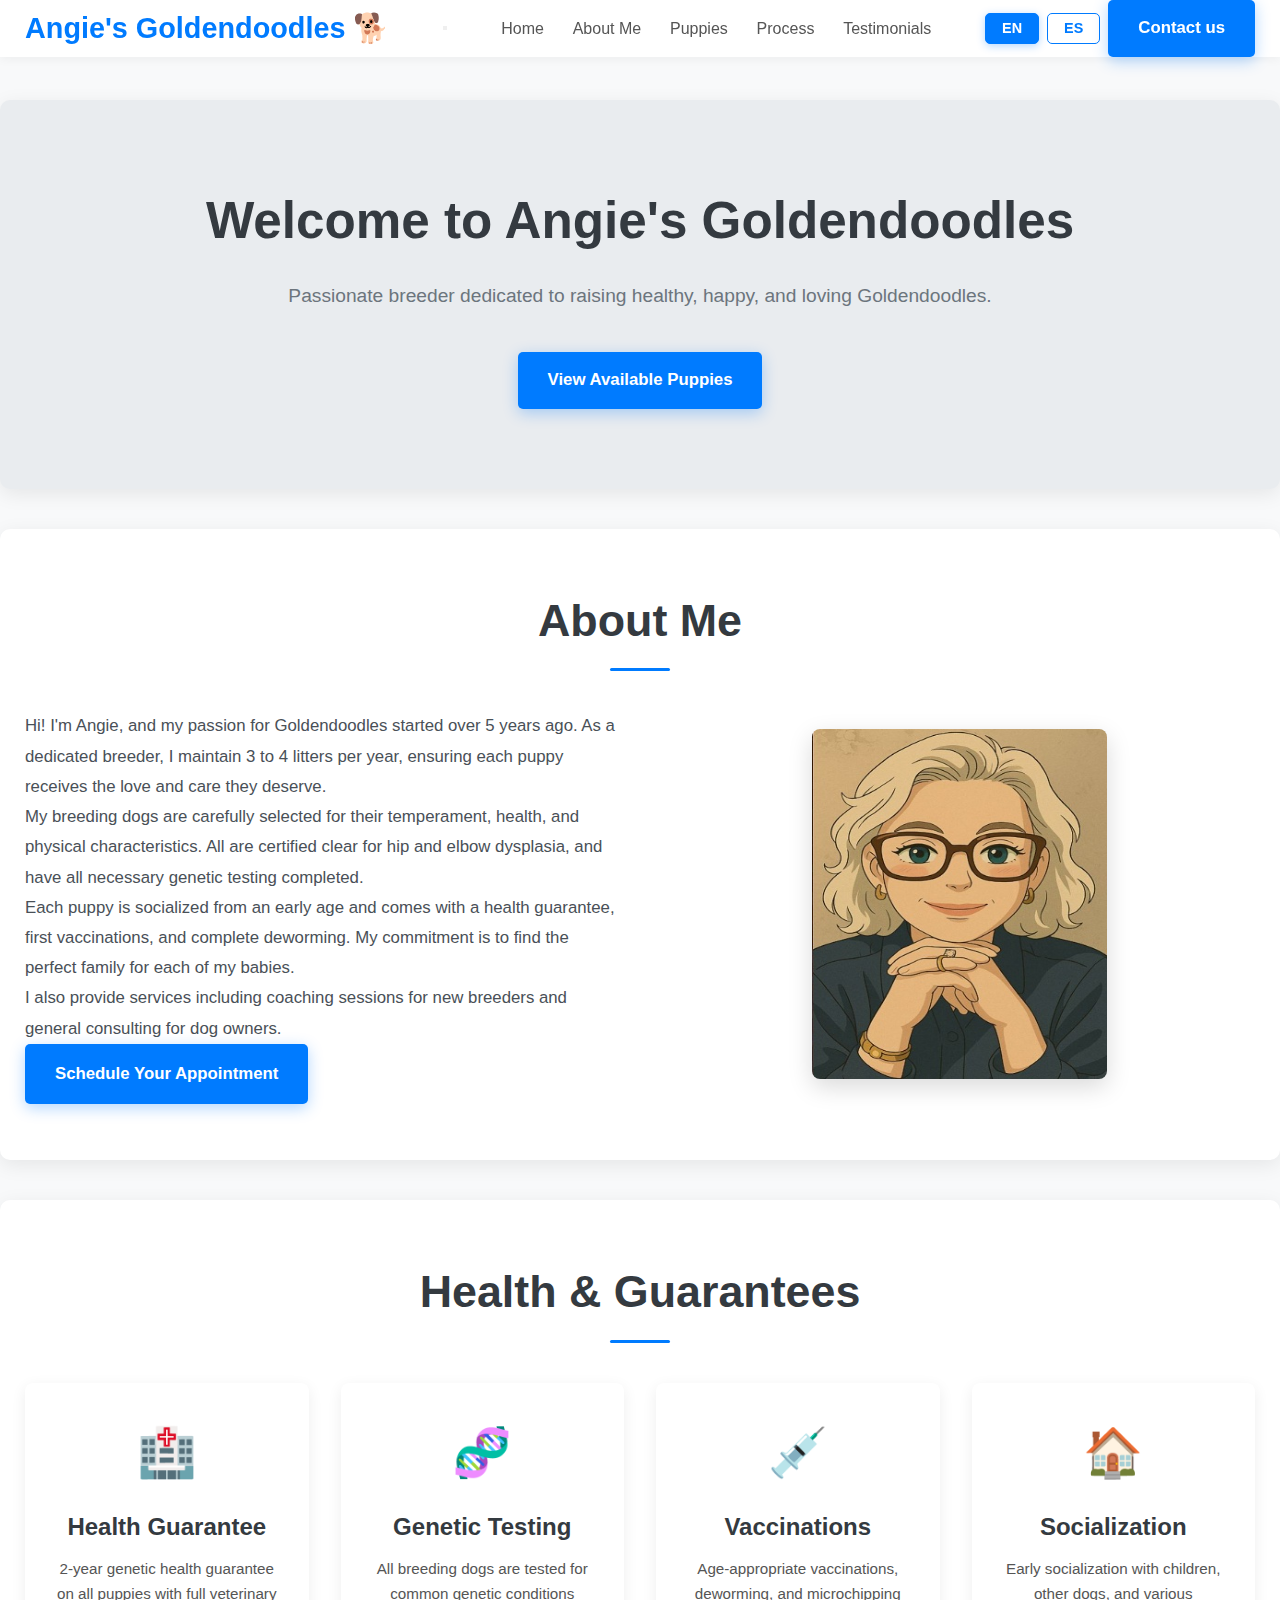
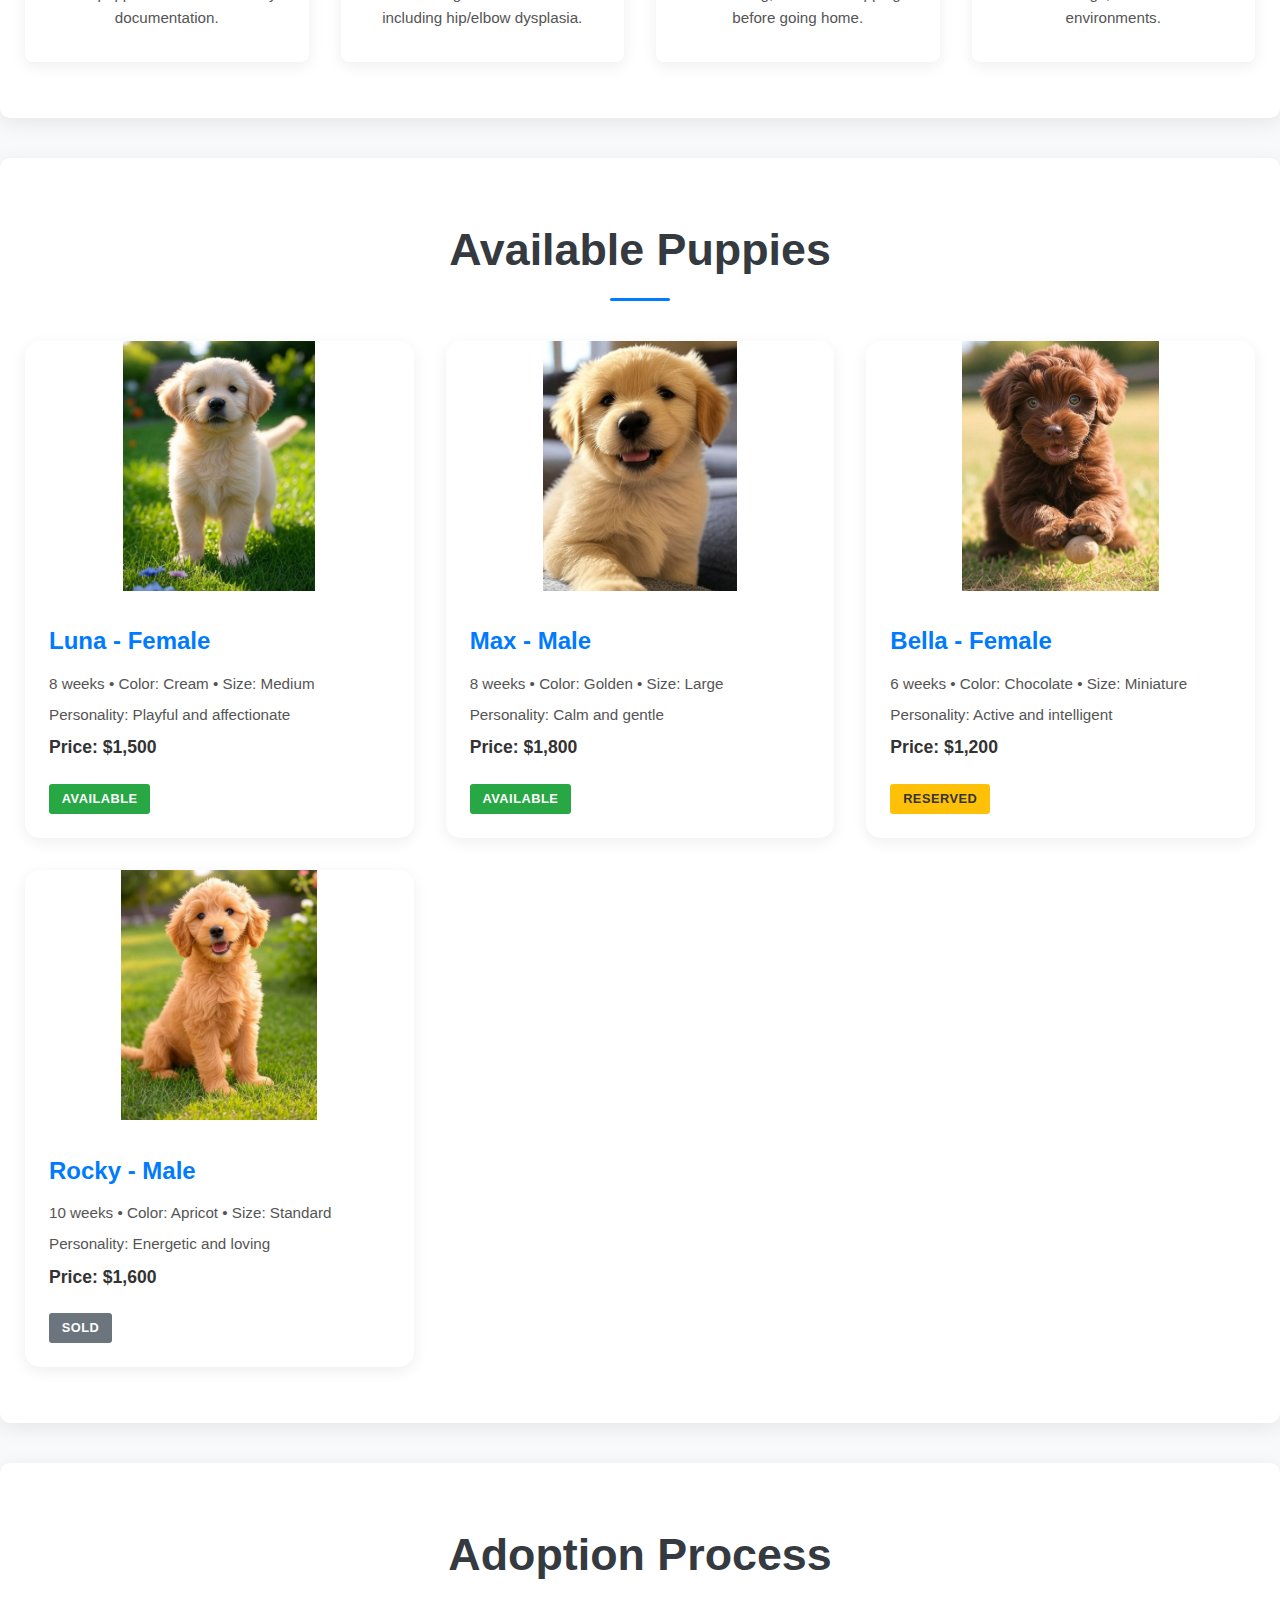
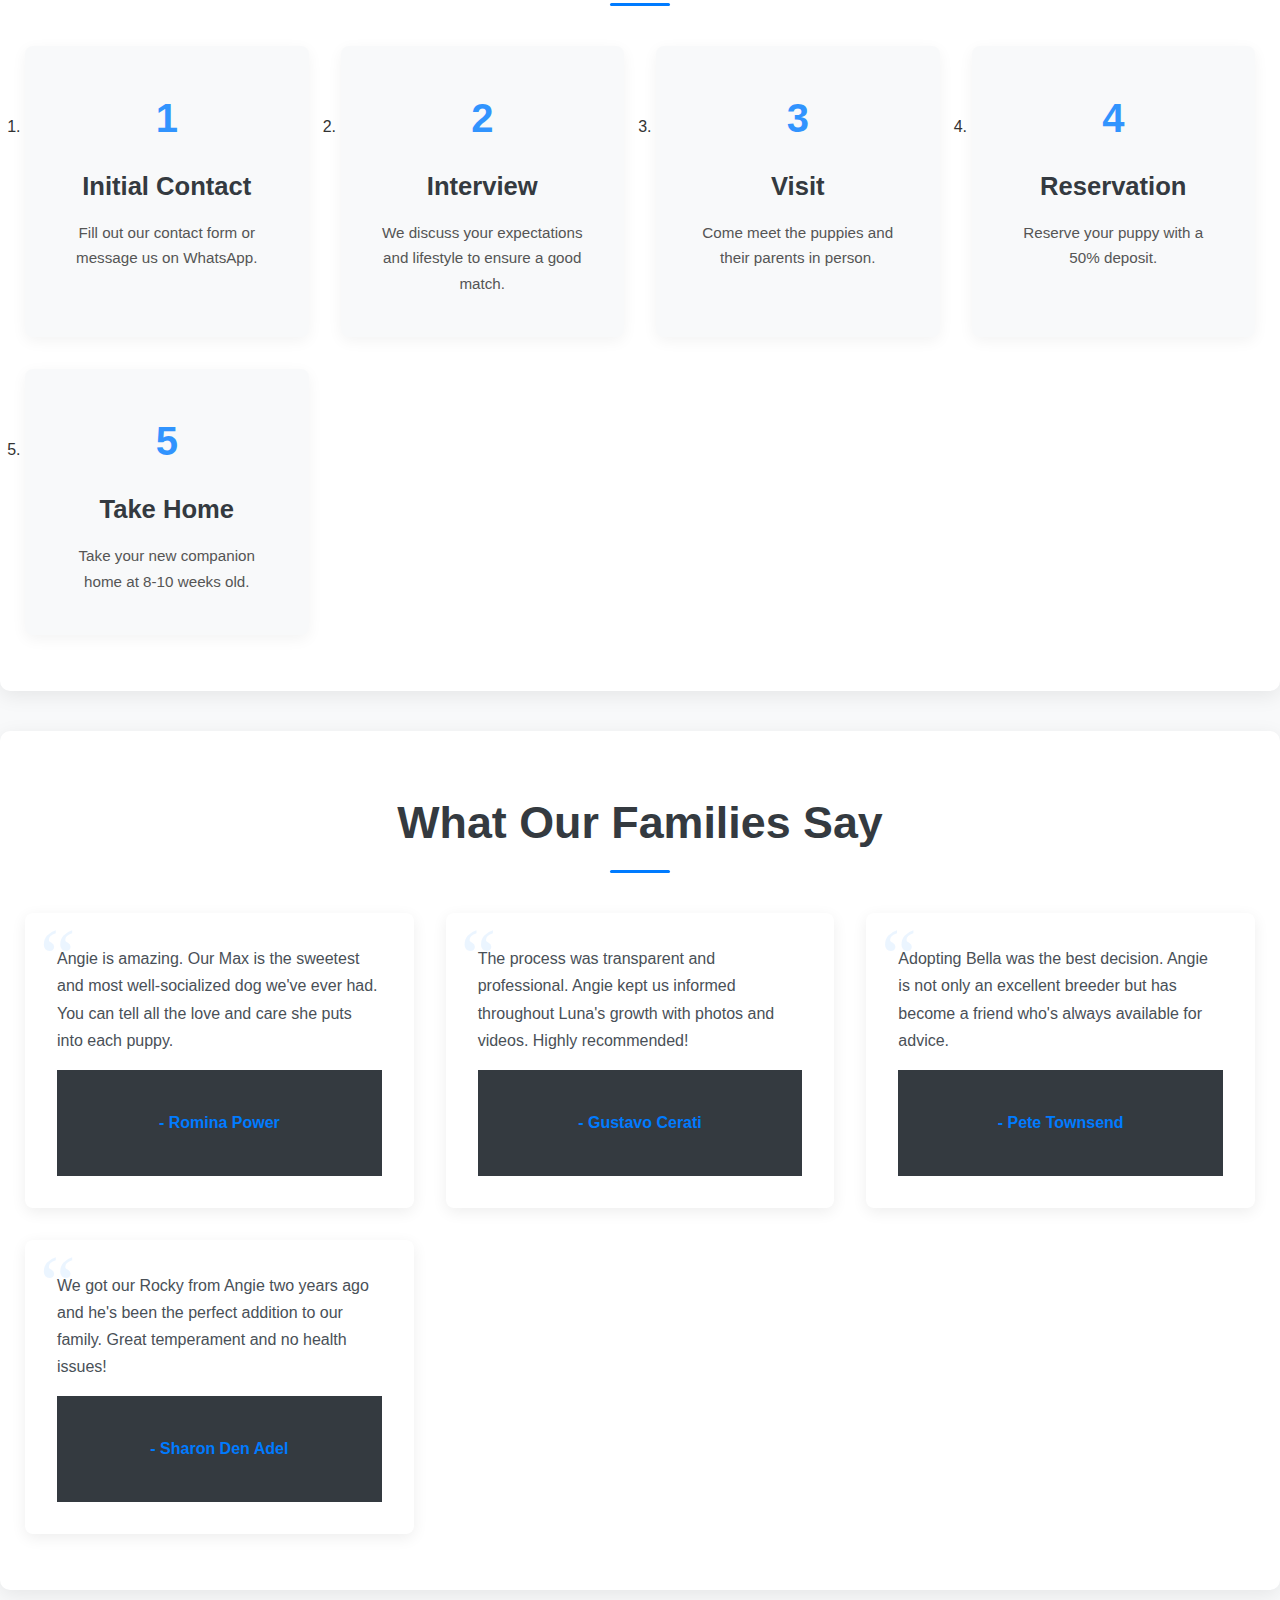
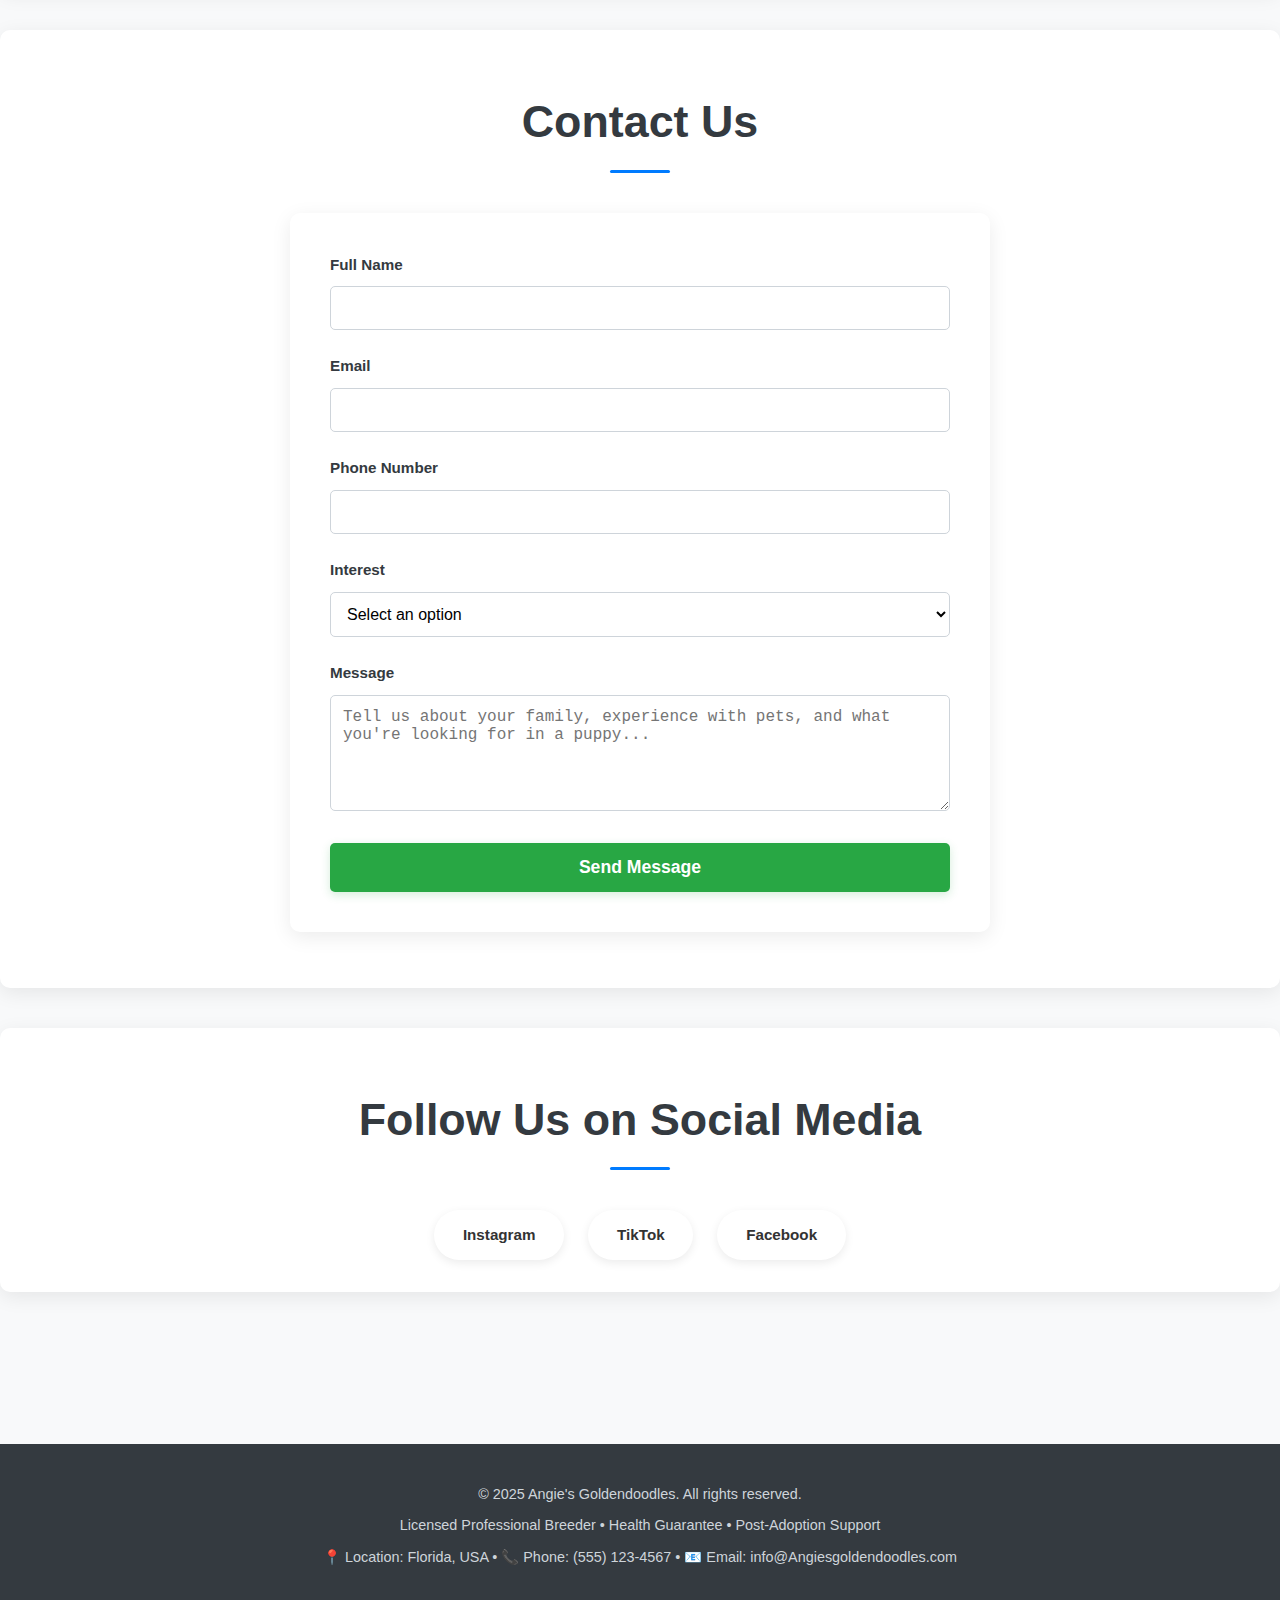
<file: index.html>
<!DOCTYPE html>
<html lang="en">
<head>
    <meta charset="UTF-8">
    <meta name="viewport" content="width=device-width, initial-scale=1.0">
    <title>Angie's Goldendoodles - Passionate Breeder</title>
    <meta name="description" content="Passionate breeder raising healthy, loving Goldendoodles in Florida. Puppies available with health guarantees, genetic testing, and lifetime support.">
    <link rel="stylesheet" href="styles.css">
    <link rel="canonical" href="https://yourdomain.com/index.html">
    <link rel="alternate" hreflang="en" href="https://yourdomain.com/index.html">
    <link rel="alternate" hreflang="es" href="https://yourdomain.com/index-es.html">

    <!-- Open Graph Meta Tags -->
    <meta property="og:title" content="Angie's Goldendoodles - Passionate Breeder">
    <meta property="og:description" content="Passionate breeder raising healthy, loving Goldendoodles in Florida.">
    <meta property="og:type" content="website">
    <meta property="og:url" content="https://yourdomain.com/index.html">
    <meta property="og:image" content="https://yourdomain.com/images/social-preview.jpg">

    <!-- Twitter Card Meta Tags -->
    <meta name="twitter:card" content="summary_large_image">
    <meta name="twitter:title" content="Angie's Goldendoodles - Passionate Breeder">
    <meta name="twitter:description" content="Healthy, loving Goldendoodles raised with care in Florida.">
    <meta name="twitter:image" content="https://yourdomain.com/images/social-preview.jpg">

    <!-- Schema.org Organization -->
    <script type="application/ld+json">
    {
      "@context": "https://schema.org",
      "@type": "Organization",
      "name": "Angie's Goldendoodles",
      "url": "https://yourdomain.com/",
      "logo": "https://yourdomain.com/images/logo.png",
      "contactPoint": [{
        "@type": "ContactPoint",
        "telephone": "+1-555-123-4567",
        "contactType": "customer service"
      }],
      "sameAs": [
        "https://www.instagram.com/yourpage",
        "https://www.facebook.com/yourpage"
      ]
    }
    </script>
</head>
<body>
    <header>
        <nav class="container">
            <a href="#" class="logo">Angie's Goldendoodles 🐕</a>
            <button class="hamburger" aria-label="Menu" aria-controls="navigation" aria-expanded="false">
                <span></span>
                <span></span>
                <span></span>
            </button>
            <ul class="nav-links" id="navigation">
                <li><a href="#home">Home</a></li>
                <li><a href="#about">About Me</a></li>
                <li><a href="#puppies">Puppies</a></li>
                <li><a href="#process">Process</a></li>
                <li><a href="#testimonials">Testimonials</a></li>
            </ul>
            <div class="language-toggle">
                <button class="active" aria-current="page">EN</button>
                <a href="index-es.html"><button>ES</button></a>
                <a href="#contact" class="cta-button">Contact us</a>
            </div>
        </nav>
    </header>

    <main>
        <section id="home" class="hero">
            <div class="container">
                <h1>Welcome to Angie's Goldendoodles</h1>
                <p>Passionate breeder dedicated to raising healthy, happy, and loving Goldendoodles.</p>
                <a href="#puppies" class="cta-button">View Available Puppies</a>
            </div>
        </section>

        <section id="about">
            <div class="container">
                <h2 class="section-title">About Me</h2>
                <div class="about-content">
                    <div class="about-text">
                        <p>Hi! I'm Angie, and my passion for Goldendoodles started over 5 years ago. As a dedicated breeder, I maintain 3 to 4 litters per year, ensuring each puppy receives the love and care they deserve.</p>
                        <p>My breeding dogs are carefully selected for their temperament, health, and physical characteristics. All are certified clear for hip and elbow dysplasia, and have all necessary genetic testing completed.</p>
                        <p>Each puppy is socialized from an early age and comes with a health guarantee, first vaccinations, and complete deworming. My commitment is to find the perfect family for each of my babies.</p>
                        <p>I also provide services including coaching sessions for new breeders and general consulting for dog owners.</p>
                        <a href="#" class="cta-button">Schedule Your Appointment</a>
                    </div>
                    <div class="about-image">
                        <img src="images/Angie.JPG" alt="Angie the Goldendoodles' master" loading="lazy" width="350" height="350">
                    </div>
                </div>
            </div>
        </section>

        <section id="health-guarantees">
            <div class="container">
                <h2 class="section-title">Health & Guarantees</h2>
                <div class="guarantees">
                    <div class="guarantee-card">
                        <div class="guarantee-icon" aria-hidden="true">🏥</div>
                        <h3>Health Guarantee</h3>
                        <p>2-year genetic health guarantee on all puppies with full veterinary documentation.</p>
                    </div>
                    <div class="guarantee-card">
                        <div class="guarantee-icon" aria-hidden="true">🧬</div>
                        <h3>Genetic Testing</h3>
                        <p>All breeding dogs are tested for common genetic conditions including hip/elbow dysplasia.</p>
                    </div>
                    <div class="guarantee-card">
                        <div class="guarantee-icon" aria-hidden="true">💉</div>
                        <h3>Vaccinations</h3>
                        <p>Age-appropriate vaccinations, deworming, and microchipping before going home.</p>
                    </div>
                    <div class="guarantee-card">
                        <div class="guarantee-icon" aria-hidden="true">🏠</div>
                        <h3>Socialization</h3>
                        <p>Early socialization with children, other dogs, and various environments.</p>
                    </div>
                </div>
            </div>
        </section>

        <section id="puppies">
            <div class="container">
                <h2 class="section-title">Available Puppies</h2>
                <div class="puppies-grid">
                    <div class="puppy-card">
                        <img src="images/Luna.JPG" alt="Goldendoodle Puppy Luna" loading="lazy" width="300" height="300">
                        <div class="puppy-info">
                            <h3>Luna - Female</h3>
                            <p>8 weeks • Color: Cream • Size: Medium</p>
                            <p>Personality: Playful and affectionate</p>
                            <p><strong>Price: $1,500</strong></p>
                            <span class="puppy-status available">Available</span>
                        </div>
                    </div>
                    <div class="puppy-card">
                        <img src="images/Max.JPG" alt="Goldendoodle Puppy Max" loading="lazy" width="300" height="300">
                        <div class="puppy-info">
                            <h3>Max - Male</h3>
                            <p>8 weeks • Color: Golden • Size: Large</p>
                            <p>Personality: Calm and gentle</p>
                            <p><strong>Price: $1,800</strong></p>
                            <span class="puppy-status available">Available</span>
                        </div>
                    </div>
                    <div class="puppy-card">
                        <img src="images/Bella.JPG" alt="Goldendoodle Puppy Bella" loading="lazy" width="300" height="300">
                        <div class="puppy-info">
                            <h3>Bella - Female</h3>
                            <p>6 weeks • Color: Chocolate • Size: Miniature</p>
                            <p>Personality: Active and intelligent</p>
                            <p><strong>Price: $1,200</strong></p>
                            <span class="puppy-status reserved">Reserved</span>
                        </div>
                    </div>
                    <div class="puppy-card">
                        <img src="images/Rocky.JPG" alt="Goldendoodle Puppy Rocky" loading="lazy" width="300" height="300">
                        <div class="puppy-info">
                            <h3>Rocky - Male</h3>
                            <p>10 weeks • Color: Apricot • Size: Standard</p>
                            <p>Personality: Energetic and loving</p>
                            <p><strong>Price: $1,600</strong></p>
                            <span class="puppy-status sold">Sold</span>
                        </div>
                    </div>
                </div>
            </div>
        </section>

        <section id="process">
            <div class="container">
                <h2 class="section-title">Adoption Process</h2>
                <ol class="process-steps" aria-label="Adoption process steps">
                    <li class="step">
                        <div class="step-number">1</div>
                        <h3>Initial Contact</h3>
                        <p>Fill out our contact form or message us on WhatsApp.</p>
                    </li>
                    <li class="step">
                        <div class="step-number">2</div>
                        <h3>Interview</h3>
                        <p>We discuss your expectations and lifestyle to ensure a good match.</p>
                    </li>
                    <li class="step">
                        <div class="step-number">3</div>
                        <h3>Visit</h3>
                        <p>Come meet the puppies and their parents in person.</p>
                    </li>
                    <li class="step">
                        <div class="step-number">4</div>
                        <h3>Reservation</h3>
                        <p>Reserve your puppy with a 50% deposit.</p>
                    </li>
                    <li class="step">
                        <div class="step-number">5</div>
                        <h3>Take Home</h3>
                        <p>Take your new companion home at 8-10 weeks old.</p>
                    </li>
                </ol>
            </div>
        </section>

        <section id="testimonials">
            <div class="container">
                <h2 class="section-title">What Our Families Say</h2>
                <div class="testimonials">
                    <blockquote class="testimonial">
                        <p>Angie is amazing. Our Max is the sweetest and most well-socialized dog we've ever had. You can tell all the love and care she puts into each puppy.</p>
                        <footer class="testimonial-author">- Romina Power</footer>
                    </blockquote>
                    <blockquote class="testimonial">
                        <p>The process was transparent and professional. Angie kept us informed throughout Luna's growth with photos and videos. Highly recommended!</p>
                        <footer class="testimonial-author">- Gustavo Cerati</footer>
                    </blockquote>
                    <blockquote class="testimonial">
                        <p>Adopting Bella was the best decision. Angie is not only an excellent breeder but has become a friend who's always available for advice.</p>
                        <footer class="testimonial-author">- Pete Townsend</footer>
                    </blockquote>
                    <blockquote class="testimonial">
                        <p>We got our Rocky from Angie two years ago and he's been the perfect addition to our family. Great temperament and no health issues!</p>
                        <footer class="testimonial-author">- Sharon Den Adel</footer>
                    </blockquote>
                </div>
            </div>
        </section>

        <section id="contact">
            <div class="container">
                <h2 class="section-title">Contact Us</h2>
                <form class="contact-form" aria-label="Contact form">
                    <div class="form-group">
                        <label for="name">Full Name</label>
                        <input type="text" id="name" name="name" required autocomplete="name">
                    </div>
                    <div class="form-group">
                        <label for="email">Email</label>
                        <input type="email" id="email" name="email" required autocomplete="email">
                    </div>
                    <div class="form-group">
                        <label for="phone">Phone Number</label>
                        <input type="tel" id="phone" name="phone" required autocomplete="tel">
                    </div>
                    <div class="form-group">
                        <label for="interest">Interest</label>
                        <select id="interest" name="interest" required>
                            <option value="">Select an option</option>
                            <option value="available-puppy">Available Puppy</option>
                            <option value="waiting-list">Waiting List</option>
                            <option value="general-info">General Information</option>
                            <option value="stud-service">Stud Service</option>
                        </select>
                    </div>
                    <div class="form-group">
                        <label for="message">Message</label>
                        <textarea id="message" name="message" rows="5" placeholder="Tell us about your family, experience with pets, and what you're looking for in a puppy..." required></textarea>
                    </div>
                    <button type="submit" class="submit-btn">Send Message</button>
                </form>
            </div>
        </section>

        <section class="social-section">
            <div class="container">
                <h2 class="section-title">Follow Us on Social Media</h2>
                <div class="social-links">
                    <a href="#" class="social-link" aria-label="Instagram" rel="noopener noreferrer">
                        <!-- Instagram SVG Icon -->
                        Instagram
                    </a>
                    <a href="#" class="social-link" aria-label="TikTok" rel="noopener noreferrer">
                        <!-- TikTok SVG Icon -->
                        TikTok
                    </a>
                    <a href="#" class="social-link" aria-label="Facebook" rel="noopener noreferrer">
                        <!-- Facebook SVG Icon -->
                        Facebook
                    </a>
                </div>
            </div>
        </section>
    </main>

    <footer>
        <div class="container">
            <p>&copy; 2025 Angie's Goldendoodles. All rights reserved.</p>
            <p>Licensed Professional Breeder • Health Guarantee • Post-Adoption Support</p>
            <p>📍 Location: Florida, USA • 📞 Phone: (555) 123-4567 • 📧 Email: info@Angiesgoldendoodles.com</p>
        </div>
    </footer>

    <script>
        // Hamburger menu logic & smooth scrolling
        const hamburger = document.querySelector('.hamburger');
        const navLinks = document.querySelector('.nav-links');

        hamburger.addEventListener('click', function() {
            navLinks.classList.toggle('show');
            const expanded = this.getAttribute('aria-expanded') === 'true';
            this.setAttribute('aria-expanded', !expanded);
        });

        // Smooth scrolling for navigation links
        document.querySelectorAll('a[href^="#"]').forEach(anchor => {
            anchor.addEventListener('click', function (e) {
                // Only close the menu for nav links
                if (navLinks.classList.contains('show')) {
                    navLinks.classList.remove('show');
                    hamburger.setAttribute('aria-expanded', false);
                }
                e.preventDefault();
                const target = document.querySelector(this.getAttribute('href'));
                if (target) {
                    target.scrollIntoView({
                        behavior: 'smooth'
                    });
                }
            });
        });
    </script>
</body>
</html>
</file>
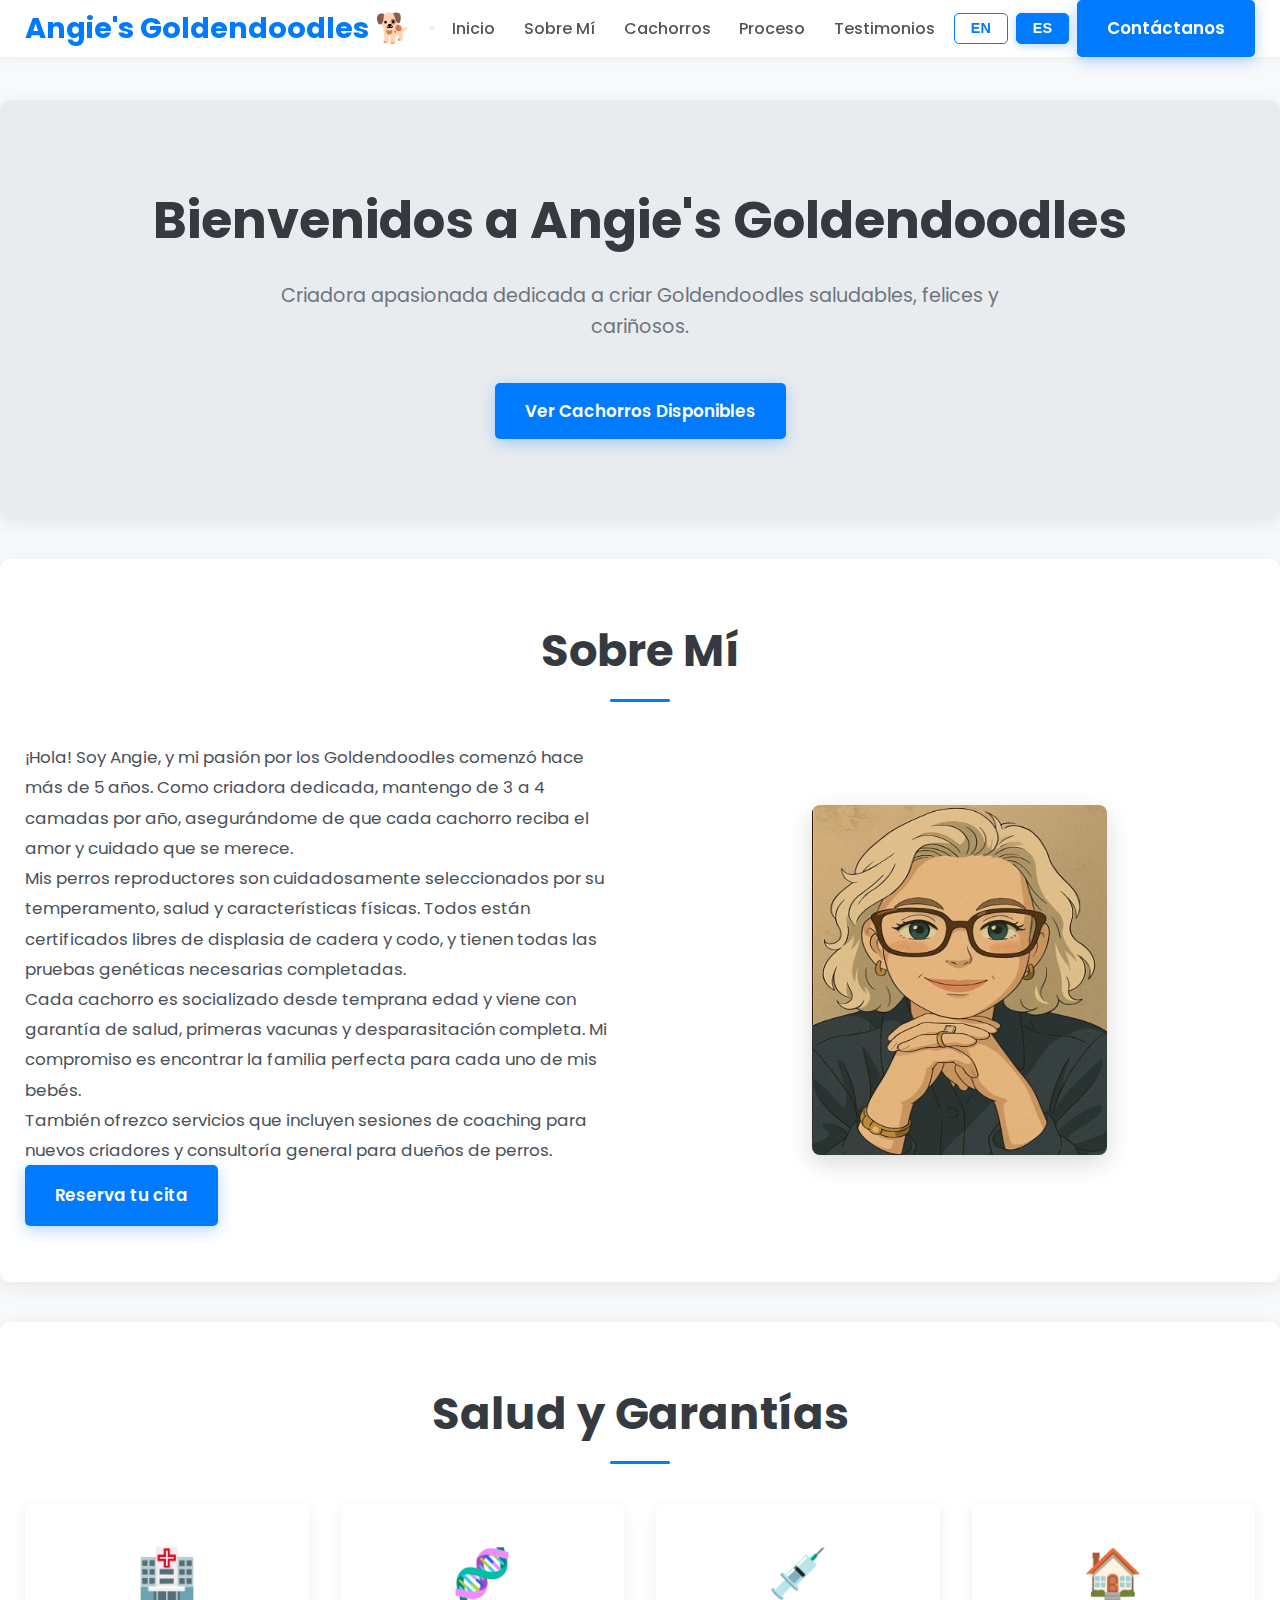
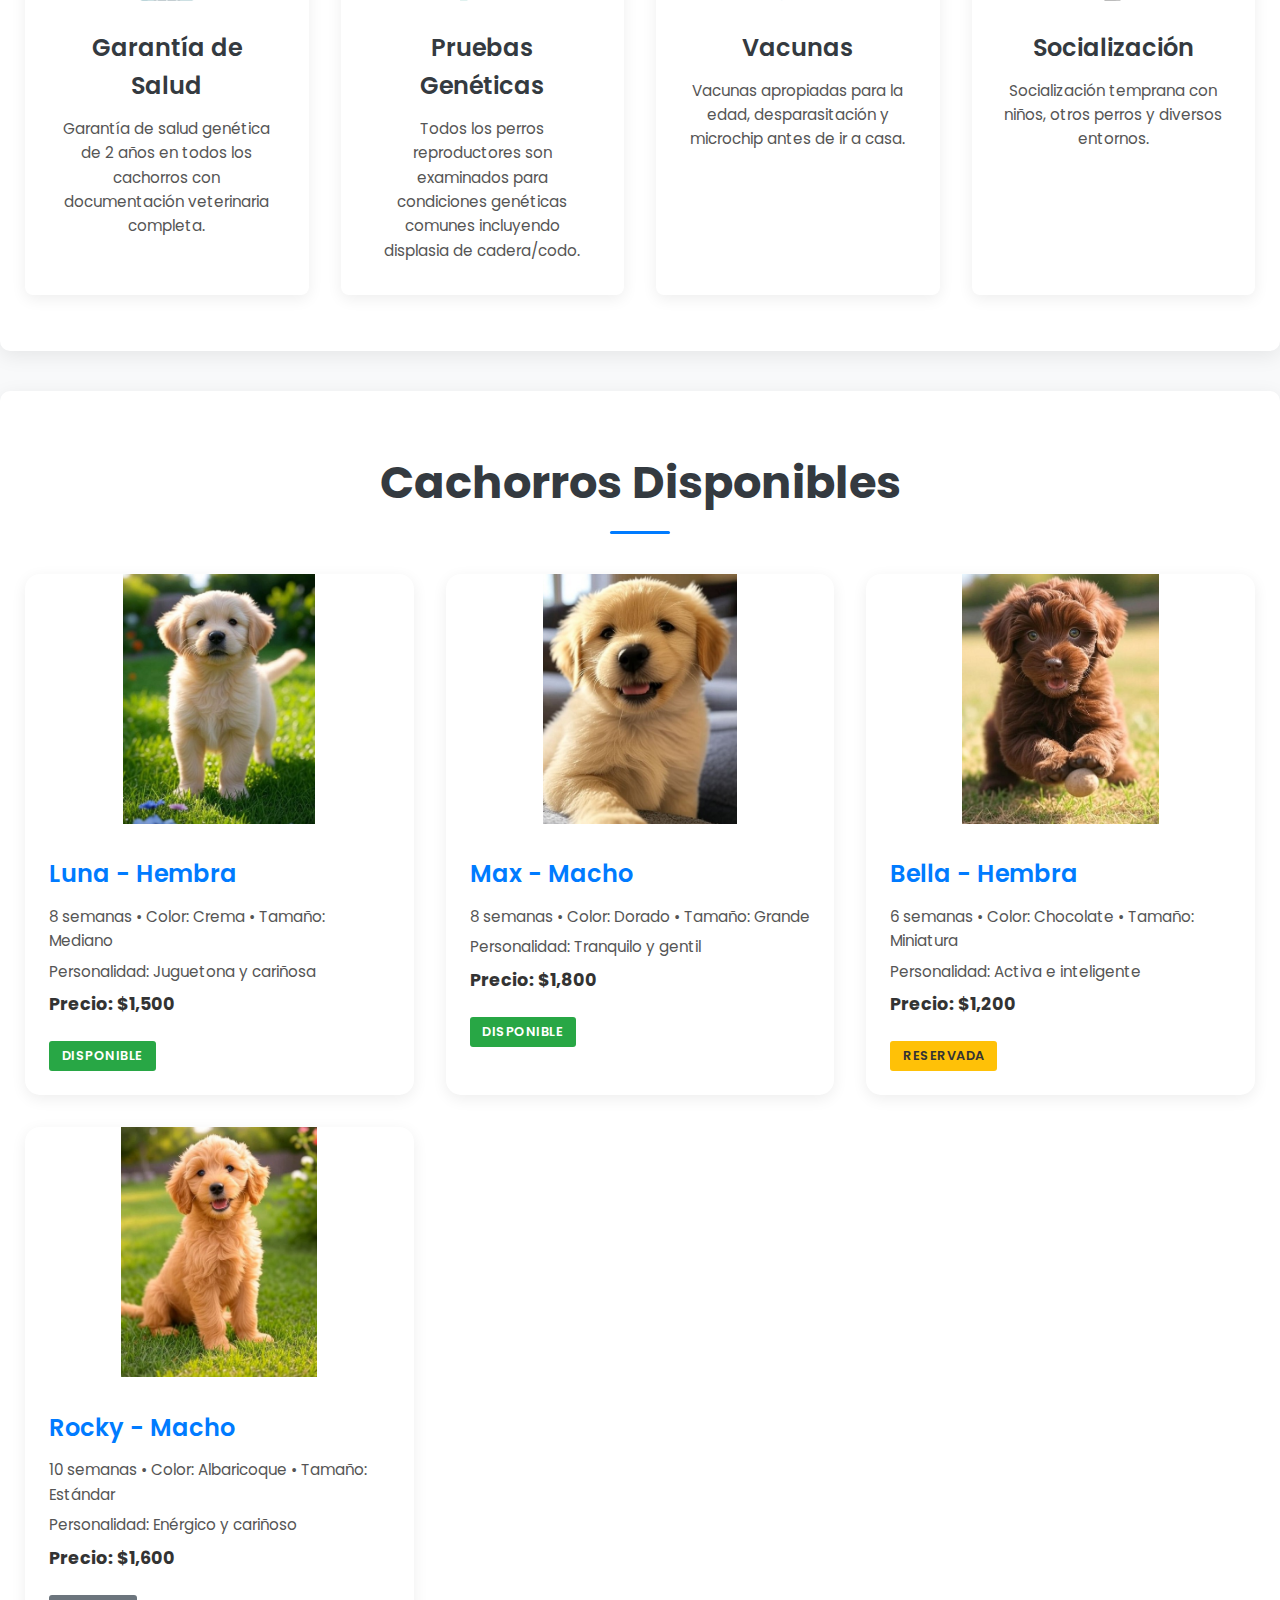
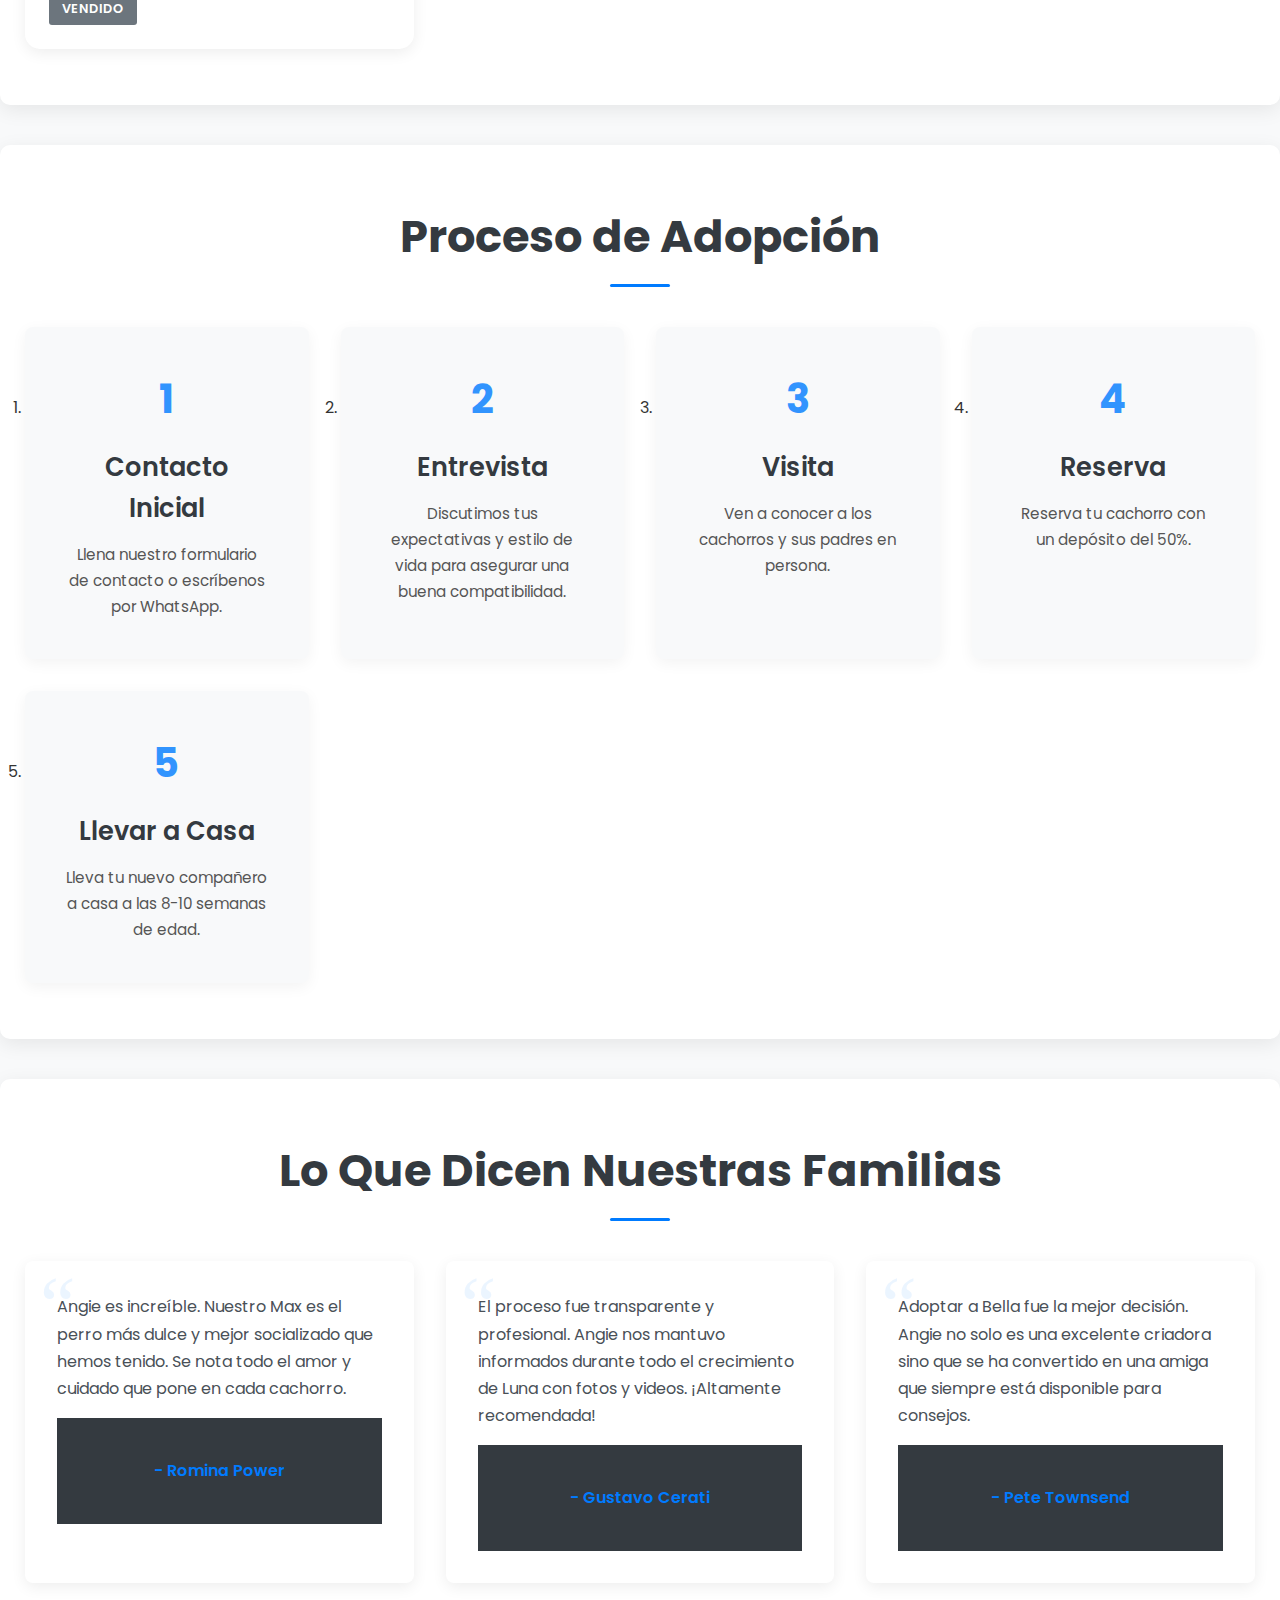
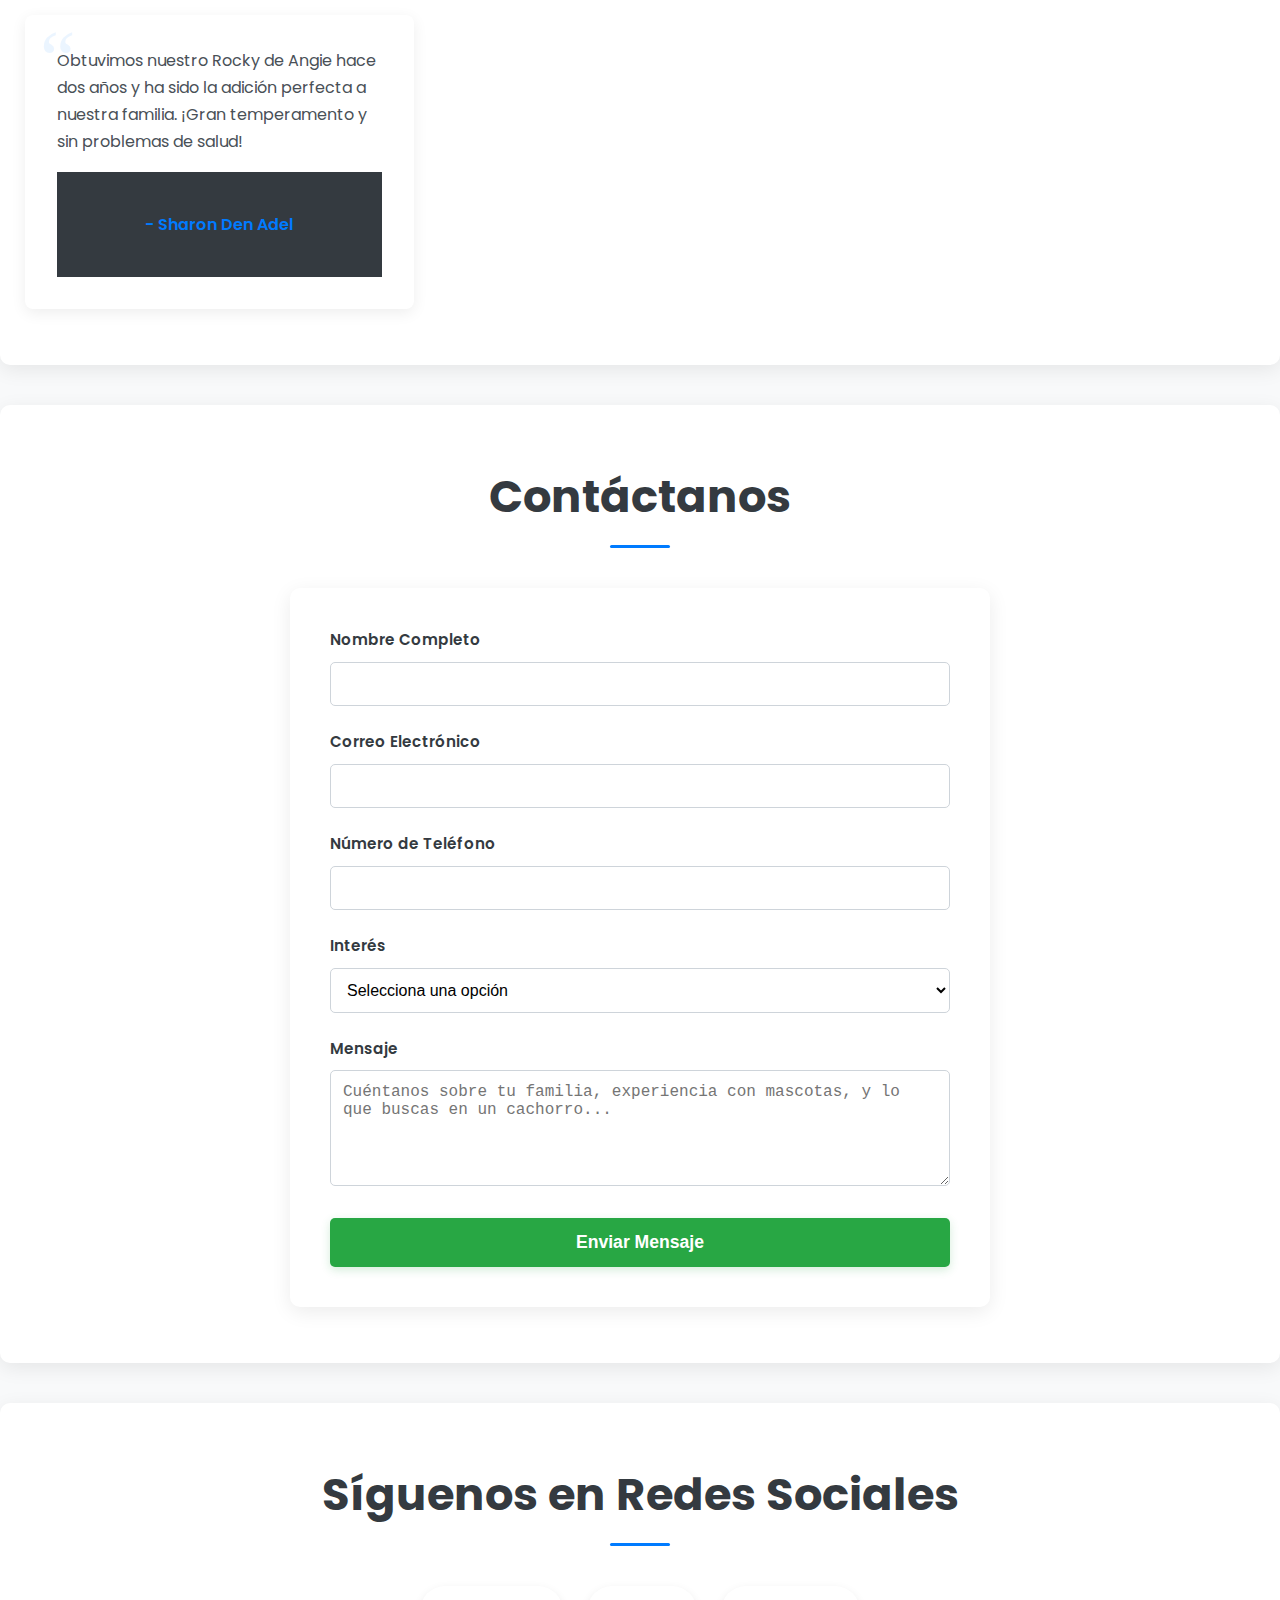
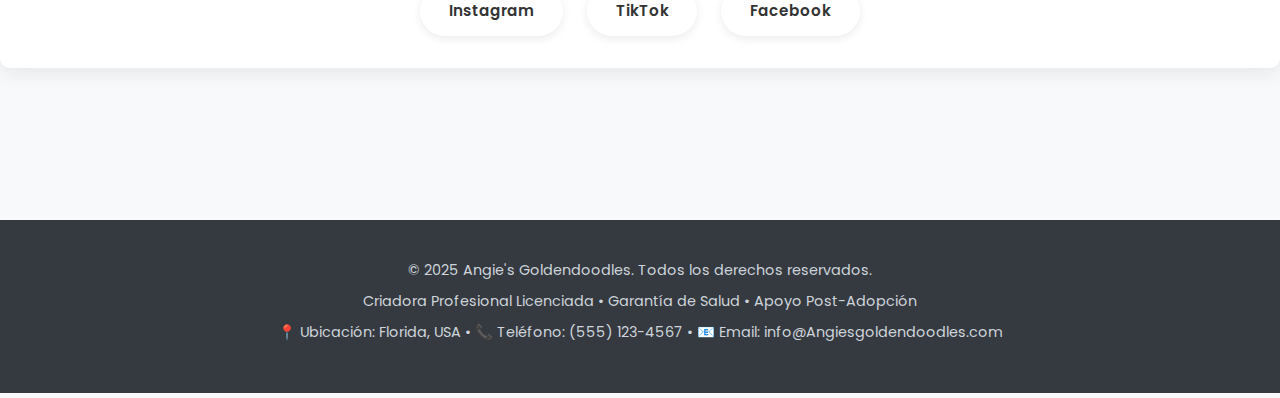
<file: index-es.html>
<!DOCTYPE html>
<html lang="es">
<head>
    <meta charset="UTF-8">
    <meta name="viewport" content="width=device-width, initial-scale=1.0">
    <title>Angie's Goldendoodles - Criadora Apasionada</title>
    <meta name="description" content="Criadora apasionada de Goldendoodles saludables, cariñosos y felices en Florida. Cachorros disponibles con garantía de salud, pruebas genéticas y apoyo de por vida.">
    <link rel="stylesheet" href="styles.css">
    <link rel="canonical" href="https://yourdomain.com/index-es.html">
    <link rel="alternate" hreflang="en" href="https://yourdomain.com/index.html">
    <link rel="alternate" hreflang="es" href="https://yourdomain.com/index-es.html">
    <link href="https://fonts.googleapis.com/css2?family=Poppins:wght@400;500;600;700;800&display=swap" rel="stylesheet">

    <!-- Open Graph Meta Tags -->
    <meta property="og:title" content="Angie's Goldendoodles - Criadora Apasionada">
    <meta property="og:description" content="Criadora apasionada de Goldendoodles saludables y cariñosos en Florida.">
    <meta property="og:type" content="website">
    <meta property="og:url" content="https://yourdomain.com/index-es.html">
    <meta property="og:image" content="https://yourdomain.com/images/social-preview.jpg">

    <!-- Twitter Card Meta Tags -->
    <meta name="twitter:card" content="summary_large_image">
    <meta name="twitter:title" content="Angie's Goldendoodles - Criadora Apasionada">
    <meta name="twitter:description" content="Goldendoodles saludables y felices criados con amor en Florida.">
    <meta name="twitter:image" content="https://yourdomain.com/images/social-preview.jpg">

    <!-- Schema.org Organization -->
    <script type="application/ld+json">
    {
      "@context": "https://schema.org",
      "@type": "Organization",
      "name": "Angie's Goldendoodles",
      "url": "https://yourdomain.com/",
      "logo": "https://yourdomain.com/images/logo.png",
      "contactPoint": [{
        "@type": "ContactPoint",
        "telephone": "+1-555-123-4567",
        "contactType": "servicio al cliente"
      }],
      "sameAs": [
        "https://www.instagram.com/yourpage",
        "https://www.facebook.com/yourpage"
      ]
    }
    </script>
</head>
<body>
    <header>
        <nav class="container">
            <a href="#" class="logo">Angie's Goldendoodles 🐕</a>
            <button class="hamburger" aria-label="Menú" aria-controls="navigation" aria-expanded="false">
                <span></span>
                <span></span>
                <span></span>
            </button>
            <ul class="nav-links" id="navigation">
                <li><a href="#home">Inicio</a></li>
                <li><a href="#about">Sobre Mí</a></li>
                <li><a href="#puppies">Cachorros</a></li>
                <li><a href="#process">Proceso</a></li>
                <li><a href="#testimonials">Testimonios</a></li>
            </ul>
            <div class="language-toggle">
                <a href="index.html"><button>EN</button></a>
                <button class="active" aria-current="page">ES</button>
                <a href="#contact" class="cta-button">Contáctanos</a>
            </div>
        </nav>
    </header>

    <main>
        <section id="home" class="hero">
            <div class="container">
                <h1>Bienvenidos a Angie's Goldendoodles</h1>
                <p>Criadora apasionada dedicada a criar Goldendoodles saludables, felices y cariñosos.</p>
                <a href="#puppies" class="cta-button">Ver Cachorros Disponibles</a>
            </div>
        </section>

        <section id="about">
            <div class="container">
                <h2 class="section-title">Sobre Mí</h2>
                <div class="about-content">
                    <div class="about-text">
                        <p>¡Hola! Soy Angie, y mi pasión por los Goldendoodles comenzó hace más de 5 años. Como criadora dedicada, mantengo de 3 a 4 camadas por año, asegurándome de que cada cachorro reciba el amor y cuidado que se merece.</p>
                        <p>Mis perros reproductores son cuidadosamente seleccionados por su temperamento, salud y características físicas. Todos están certificados libres de displasia de cadera y codo, y tienen todas las pruebas genéticas necesarias completadas.</p>
                        <p>Cada cachorro es socializado desde temprana edad y viene con garantía de salud, primeras vacunas y desparasitación completa. Mi compromiso es encontrar la familia perfecta para cada uno de mis bebés.</p>
                        <p>También ofrezco servicios que incluyen sesiones de coaching para nuevos criadores y consultoría general para dueños de perros.</p>
                        <a href="#" class="cta-button">Reserva tu cita</a>
                    </div>
                    <div class="about-image">
                        <img src="images/Angie.JPG" alt="Angie apasionada por los Goldendoodles" loading="lazy" width="350" height="350">
                    </div>
                </div>
            </div>
        </section>

        <section id="health-guarantees">
            <div class="container">
                <h2 class="section-title">Salud y Garantías</h2>
                <div class="guarantees">
                    <div class="guarantee-card">
                        <div class="guarantee-icon" aria-hidden="true">🏥</div>
                        <h3>Garantía de Salud</h3>
                        <p>Garantía de salud genética de 2 años en todos los cachorros con documentación veterinaria completa.</p>
                    </div>
                    <div class="guarantee-card">
                        <div class="guarantee-icon" aria-hidden="true">🧬</div>
                        <h3>Pruebas Genéticas</h3>
                        <p>Todos los perros reproductores son examinados para condiciones genéticas comunes incluyendo displasia de cadera/codo.</p>
                    </div>
                    <div class="guarantee-card">
                        <div class="guarantee-icon" aria-hidden="true">💉</div>
                        <h3>Vacunas</h3>
                        <p>Vacunas apropiadas para la edad, desparasitación y microchip antes de ir a casa.</p>
                    </div>
                    <div class="guarantee-card">
                        <div class="guarantee-icon" aria-hidden="true">🏠</div>
                        <h3>Socialización</h3>
                        <p>Socialización temprana con niños, otros perros y diversos entornos.</p>
                    </div>
                </div>
            </div>
        </section>

        <section id="puppies">
            <div class="container">
                <h2 class="section-title">Cachorros Disponibles</h2>
                <div class="puppies-grid">
                    <div class="puppy-card">
                        <img src="images/Luna.JPG" alt="Cachorro Goldendoodle Luna" loading="lazy" width="300" height="300">
                        <div class="puppy-info">
                            <h3>Luna - Hembra</h3>
                            <p>8 semanas • Color: Crema • Tamaño: Mediano</p>
                            <p>Personalidad: Juguetona y cariñosa</p>
                            <p><strong>Precio: $1,500</strong></p>
                            <span class="puppy-status available">Disponible</span>
                        </div>
                    </div>
                    <div class="puppy-card">
                        <img src="images/Max.JPG" alt="Cachorro Goldendoodle Max" loading="lazy" width="300" height="300">
                        <div class="puppy-info">
                            <h3>Max - Macho</h3>
                            <p>8 semanas • Color: Dorado • Tamaño: Grande</p>
                            <p>Personalidad: Tranquilo y gentil</p>
                            <p><strong>Precio: $1,800</strong></p>
                            <span class="puppy-status available">Disponible</span>
                        </div>
                    </div>
                    <div class="puppy-card">
                        <img src="images/Bella.JPG" alt="Cachorro Goldendoodle Bella" loading="lazy" width="300" height="300">
                        <div class="puppy-info">
                            <h3>Bella - Hembra</h3>
                            <p>6 semanas • Color: Chocolate • Tamaño: Miniatura</p>
                            <p>Personalidad: Activa e inteligente</p>
                            <p><strong>Precio: $1,200</strong></p>
                            <span class="puppy-status reserved">Reservada</span>
                        </div>
                    </div>
                    <div class="puppy-card">
                        <img src="images/Rocky.JPG" alt="Cachorro Goldendoodle Rocky" loading="lazy" width="300" height="300">
                        <div class="puppy-info">
                            <h3>Rocky - Macho</h3>
                            <p>10 semanas • Color: Albaricoque • Tamaño: Estándar</p>
                            <p>Personalidad: Enérgico y cariñoso</p>
                            <p><strong>Precio: $1,600</strong></p>
                            <span class="puppy-status sold">Vendido</span>
                        </div>
                    </div>
                </div>
            </div>
        </section>

        <section id="process">
            <div class="container">
                <h2 class="section-title">Proceso de Adopción</h2>
                <ol class="process-steps" aria-label="Pasos del proceso de adopción">
                    <li class="step">
                        <div class="step-number">1</div>
                        <h3>Contacto Inicial</h3>
                        <p>Llena nuestro formulario de contacto o escríbenos por WhatsApp.</p>
                    </li>
                    <li class="step">
                        <div class="step-number">2</div>
                        <h3>Entrevista</h3>
                        <p>Discutimos tus expectativas y estilo de vida para asegurar una buena compatibilidad.</p>
                    </li>
                    <li class="step">
                        <div class="step-number">3</div>
                        <h3>Visita</h3>
                        <p>Ven a conocer a los cachorros y sus padres en persona.</p>
                    </li>
                    <li class="step">
                        <div class="step-number">4</div>
                        <h3>Reserva</h3>
                        <p>Reserva tu cachorro con un depósito del 50%.</p>
                    </li>
                    <li class="step">
                        <div class="step-number">5</div>
                        <h3>Llevar a Casa</h3>
                        <p>Lleva tu nuevo compañero a casa a las 8-10 semanas de edad.</p>
                    </li>
                </ol>
            </div>
        </section>

        <section id="testimonials">
            <div class="container">
                <h2 class="section-title">Lo Que Dicen Nuestras Familias</h2>
                <div class="testimonials">
                    <blockquote class="testimonial">
                        <p>Angie es increíble. Nuestro Max es el perro más dulce y mejor socializado que hemos tenido. Se nota todo el amor y cuidado que pone en cada cachorro.</p>
                        <footer class="testimonial-author">- Romina Power</footer>
                    </blockquote>
                    <blockquote class="testimonial">
                        <p>El proceso fue transparente y profesional. Angie nos mantuvo informados durante todo el crecimiento de Luna con fotos y videos. ¡Altamente recomendada!</p>
                        <footer class="testimonial-author">- Gustavo Cerati</footer>
                    </blockquote>
                    <blockquote class="testimonial">
                        <p>Adoptar a Bella fue la mejor decisión. Angie no solo es una excelente criadora sino que se ha convertido en una amiga que siempre está disponible para consejos.</p>
                        <footer class="testimonial-author">- Pete Townsend</footer>
                    </blockquote>
                    <blockquote class="testimonial">
                        <p>Obtuvimos nuestro Rocky de Angie hace dos años y ha sido la adición perfecta a nuestra familia. ¡Gran temperamento y sin problemas de salud!</p>
                        <footer class="testimonial-author">- Sharon Den Adel</footer>
                    </blockquote>
                </div>
            </div>
        </section>

        <section id="contact">
            <div class="container">
                <h2 class="section-title">Contáctanos</h2>
                <form class="contact-form" aria-label="Formulario de contacto">
                    <div class="form-group">
                        <label for="name">Nombre Completo</label>
                        <input type="text" id="name" name="name" required autocomplete="name">
                    </div>
                    <div class="form-group">
                        <label for="email">Correo Electrónico</label>
                        <input type="email" id="email" name="email" required autocomplete="email">
                    </div>
                    <div class="form-group">
                        <label for="phone">Número de Teléfono</label>
                        <input type="tel" id="phone" name="phone" required autocomplete="tel">
                    </div>
                    <div class="form-group">
                        <label for="interest">Interés</label>
                        <select id="interest" name="interest" required>
                            <option value="">Selecciona una opción</option>
                            <option value="available-puppy">Cachorro Disponible</option>
                            <option value="waiting-list">Lista de Espera</option>
                            <option value="general-info">Información General</option>
                            <option value="stud-service">Servicio de Semental</option>
                        </select>
                    </div>
                    <div class="form-group">
                        <label for="message">Mensaje</label>
                        <textarea id="message" name="message" rows="5" placeholder="Cuéntanos sobre tu familia, experiencia con mascotas, y lo que buscas en un cachorro..." required></textarea>
                    </div>
                    <button type="submit" class="submit-btn">Enviar Mensaje</button>
                </form>
            </div>
        </section>

        <section class="social-section">
            <div class="container">
                <h2 class="section-title">Síguenos en Redes Sociales</h2>
                <div class="social-links">
                    <a href="#" class="social-link" aria-label="Instagram" rel="noopener noreferrer">Instagram</a>
                    <a href="#" class="social-link" aria-label="TikTok" rel="noopener noreferrer">TikTok</a>
                    <a href="#" class="social-link" aria-label="Facebook" rel="noopener noreferrer">Facebook</a>
                </div>
            </div>
        </section>
    </main>

    <footer>
        <div class="container">
            <p>&copy; 2025 Angie's Goldendoodles. Todos los derechos reservados.</p>
            <p>Criadora Profesional Licenciada • Garantía de Salud • Apoyo Post-Adopción</p>
            <p>📍 Ubicación: Florida, USA • 📞 Teléfono: (555) 123-4567 • 📧 Email: info@Angiesgoldendoodles.com</p>
        </div>
    </footer>

    <script>
        // Hamburger menu logic & smooth scrolling
        const hamburger = document.querySelector('.hamburger');
        const navLinks = document.querySelector('.nav-links');

        hamburger.addEventListener('click', function() {
            navLinks.classList.toggle('show');
            const expanded = this.getAttribute('aria-expanded') === 'true';
            this.setAttribute('aria-expanded', !expanded);
        });

        // Smooth scrolling for navigation links
        document.querySelectorAll('a[href^="#"]').forEach(anchor => {
            anchor.addEventListener('click', function (e) {
                // Only close the menu for nav links
                if (navLinks.classList.contains('show')) {
                    navLinks.classList.remove('show');
                    hamburger.setAttribute('aria-expanded', false);
                }
                e.preventDefault();
                const target = document.querySelector(this.getAttribute('href'));
                if (target) {
                    target.scrollIntoView({
                        behavior: 'smooth'
                    });
                }
            });
        });

        // Form submission
        document.querySelector('.contact-form').addEventListener('submit', function(e) {
            e.preventDefault();
            alert('¡Gracias por tu mensaje! Te contactaremos pronto.');
            this.reset();
        });

        // Sticky header
        window.addEventListener('scroll', function() {
            const header = document.querySelector('header');
            if (window.scrollY > 50) {
                header.classList.add('sticky');
            } else {
                header.classList.remove('sticky');
            }
        });
    </script>
</body>
</html>
</file>
<file: styles.css>
/* General Styling */
* {
    margin: 0;
    padding: 0;
    box-sizing: border-box;
}

body {
    font-family: 'Poppins', sans-serif; /* Modern, clean font */
    line-height: 1.6;
    color: #333;
    background-color: #f8f9fa; /* Light, neutral background */
    min-height: 100vh;
    overflow-x: hidden;
}

.container {
    max-width: 1300px;
    margin: 0 auto;
    padding: 0 25px;
}

/* Header */
header {
    background-color: #ffffff; /* White background */
    box-shadow: 0 2px 10px rgba(0, 0, 0, 0.05); /* Subtle shadow */
    position: fixed;
    top: 0;
    width: 100%;
    z-index: 1000;
    transition: all 0.3s ease-in-out;
}

header.sticky {
    transform: translateY(0);
}

nav {
    display: flex;
    justify-content: space-between;
    align-items: center;
    padding: 1.2rem 0;
}

.logo {
    font-size: 1.8rem;
    font-weight: 700;
    color: #007bff; /* Primary brand color */
    text-decoration: none;
    transition: color 0.3s ease;
}

.logo:hover {
    color: #0056b3;
}

.nav-links {
    display: flex;
    list-style: none;
    gap: 1.8rem;
}

.nav-links a {
    text-decoration: none;
    color: #555;
    font-weight: 500;
    transition: color 0.3s ease;
    position: relative;
    padding-bottom: 5px; /* Space for underline */
}

.nav-links a::after {
    content: '';
    position: absolute;
    width: 0;
    height: 2px;
    background-color: #007bff;
    left: 0;
    bottom: 0;
    transition: width 0.3s ease;
}

.nav-links a:hover {
    color: #007bff;
}

.nav-links a:hover::after {
    width: 100%;
}

/* Language Toggle */
.language-toggle {
    display: flex;
    align-items: center;
    gap: 0.5rem;
}

.language-toggle button {
    background: none;
    border: 1px solid #007bff;
    color: #007bff;
    padding: 0.4rem 1rem;
    border-radius: 5px;
    cursor: pointer;
    transition: all 0.3s ease;
    font-weight: 600;
    font-size: 0.9rem;
}

.language-toggle button.active {
    background: #007bff;
    color: white;
    box-shadow: 0 2px 8px rgba(0, 123, 255, 0.3);
}

.language-toggle button:hover:not(.active) {
    background-color: rgba(0, 123, 255, 0.1);
    color: #0056b3;
}

.language-toggle a {
    text-decoration: none;
}

/* Main Content */
main {
    margin-top: 100px; /* Adjust for fixed header */
    padding-bottom: 4rem; /* Ensure space before footer */
}

.hero {
    text-align: center;
    padding: 5rem 0;
    background-color: #e9ecef; /* Light gray background */
    margin: 2.5rem 0;
    border-radius: 10px;
    box-shadow: 0 5px 20px rgba(0,0,0,0.08);
}

.hero h1 {
    font-size: 3.2rem;
    margin-bottom: 1.2rem;
    color: #343a40; /* Darker text for headings */
    font-weight: 700;
}

.hero p {
    font-size: 1.2rem;
    margin-bottom: 2.5rem;
    color: #6c757d;
    max-width: 800px;
    margin-left: auto;
    margin-right: auto;
}

.cta-button {
    display: inline-block;
    background-color: #007bff;
    color: white;
    padding: 15px 30px;
    text-decoration: none;
    border-radius: 5px;
    font-weight: 600;
    font-size: 1.05rem;
    transition: all 0.3s ease;
    box-shadow: 0 4px 15px rgba(0, 123, 255, 0.3);
}

.cta-button:hover {
    background-color: #0056b3;
    transform: translateY(-3px);
    box-shadow: 0 6px 20px rgba(0, 123, 255, 0.4);
}

/* Sections */
section {
    background-color: #ffffff;
    margin: 2.5rem 0;
    padding: 3.5rem 0;
    border-radius: 10px;
    box-shadow: 0 5px 20px rgba(0,0,0,0.08);
}

.section-title {
    text-align: center;
    font-size: 2.8rem;
    margin-bottom: 2.5rem;
    color: #343a40;
    position: relative;
    padding-bottom: 15px;
    font-weight: 700;
}

.section-title::after {
    content: '';
    position: absolute;
    width: 60px;
    height: 3px;
    background-color: #007bff;
    left: 50%;
    transform: translateX(-50%);
    bottom: 0;
    border-radius: 3px;
}

.about-content {
    display: grid;
    grid-template-columns: 1fr 1fr;
    gap: 3rem;
    align-items: center;
}

.about-text {
    font-size: 1.05rem;
    line-height: 1.8;
    color: #495057;
}

.about-image {
    text-align: center;
}

.about-image img {
    width: 50%;
    max-width: 500px;
    border-radius: 8px;
    box-shadow: 0 8px 25px rgba(0,0,0,0.15);
    transition: transform 0.3s ease;
}

.about-image img:hover {
    transform: scale(1.01);
}

/* Available Puppies */
.puppies-grid {
    display: grid;
    grid-template-columns: repeat(auto-fit, minmax(300px, 1fr));
    gap: 2rem;
    margin-top: 2rem;
}

.puppy-card {
    background-color: white;
    border-radius: 15px;
    overflow: hidden;
    box-shadow: 0 4px 15px rgba(0,0,0,0.07);
    transition: all 0.3s ease;
}

.puppy-card:hover {
    transform: translateY(-5px);
    box-shadow: 0 8px 25px rgba(0,0,0,0.12);
}

.puppy-card img {
    width: 100%;
    height: 250px;
    object-fit: contain;
    transition: transform 0.3s ease;
}

.puppy-card:hover img {
    transform: scale(1.03);
}

.puppy-info {
    padding: 1.5rem;
}

.puppy-info h3 {
    color: #007bff;
    margin-bottom: 0.7rem;
    font-size: 1.5rem;
    font-weight: 600;
}

.puppy-info p {
    font-size: 0.95rem;
    color: #555;
    margin-bottom: 0.4rem;
}

.puppy-info strong {
    color: #333;
    font-size: 1.1rem;
}

.puppy-status {
    display: inline-block;
    padding: 0.3rem 0.8rem;
    border-radius: 3px;
    font-size: 0.8rem;
    font-weight: 600;
    margin-top: 1rem;
    text-transform: uppercase;
    letter-spacing: 0.5px;
    color: white;
}

.available {
    background-color: #28a745; /* Bootstrap green */
}

.reserved {
    background-color: #ffc107; /* Bootstrap yellow */
    color: #333; /* Darker text for contrast */
}

.sold {
    background-color: #6c757d; /* Bootstrap gray */
}

/* Process Section */
.process-steps {
    display: grid;
    grid-template-columns: repeat(auto-fit, minmax(250px, 1fr));
    gap: 2rem;
    margin-top: 2rem;
}

.step {
    text-align: center;
    padding: 2.5rem;
    background-color: #f8f9fa; /* Light background for steps */
    border-radius: 8px;
    box-shadow: 0 4px 15px rgba(0,0,0,0.05);
    transition: transform 0.3s ease, box-shadow 0.3s ease;
}

.step:hover {
    transform: translateY(-5px);
    box-shadow: 0 8px 25px rgba(0,0,0,0.1);
}

.step-number {
    font-size: 2.5rem;
    font-weight: 700;
    margin-bottom: 1rem;
    color: #007bff;
    opacity: 0.8;
}

.step h3 {
    font-size: 1.6rem;
    margin-bottom: 0.8rem;
    font-weight: 600;
    color: #343a40;
}

.step p {
    font-size: 0.95rem;
    line-height: 1.7;
    color: #555;
}

/* Testimonials */
.testimonials {
    display: grid;
    grid-template-columns: repeat(auto-fit, minmax(300px, 1fr));
    gap: 2rem;
    margin-top: 2rem;
}

.testimonial {
    background-color: white;
    padding: 2rem;
    border-radius: 8px;
    box-shadow: 0 4px 15px rgba(0,0,0,0.07);
    position: relative;
    overflow: hidden;
    transition: transform 0.3s ease, box-shadow 0.3s ease;
}

.testimonial:hover {
    transform: translateY(-5px);
    box-shadow: 0 8px 25px rgba(0,0,0,0.12);
}

.testimonial::before {
    content: '“';
    font-family: serif;
    font-size: 5rem;
    color: rgba(0, 123, 255, 0.08); /* Faint primary color */
    position: absolute;
    top: -20px;
    left: 15px;
    z-index: 0;
}

.testimonial p {
    position: relative;
    z-index: 1;
    font-size: 1rem;
    line-height: 1.7;
    color: #495057;
    margin-bottom: 1rem;
}

.testimonial-author {
    font-weight: 600;
    color: #007bff;
    margin-top: 1rem;
    font-size: 1rem;
}

/* Contact Form */
.contact-form {
    max-width: 700px;
    margin: 0 auto;
    padding: 2.5rem;
    border-radius: 10px;
    background-color: #ffffff;
    box-shadow: 0 5px 20px rgba(0,0,0,0.08);
}

.form-group {
    margin-bottom: 1.5rem;
}

.form-group label {
    display: block;
    margin-bottom: 0.6rem;
    font-weight: 600;
    color: #343a40;
    font-size: 0.95rem;
}

.form-group input,
.form-group textarea,
.form-group select {
    width: 100%;
    padding: 12px;
    border: 1px solid #ced4da; /* Bootstrap border color */
    border-radius: 5px;
    font-size: 1rem;
    transition: border-color 0.3s ease, box-shadow 0.3s ease;
    background-color: #fff;
}

.form-group input:focus,
.form-group textarea:focus,
.form-group select:focus {
    outline: none;
    border-color: #80bdff; /* Bootstrap focus color */
    box-shadow: 0 0 0 0.2rem rgba(0, 123, 255, 0.25); /* Bootstrap focus shadow */
}

.submit-btn {
    background-color: #28a744; /* Bootstrap success green */
    color: white;
    padding: 14px 30px;
    border: none;
    border-radius: 5px;
    font-size: 1.1rem;
    font-weight: 600;
    cursor: pointer;
    transition: all 0.3s ease;
    width: 100%;
    box-shadow: 0 3px 10px rgba(40, 167, 68, 0.2);
}

.submit-btn:hover {
    background-color: #218838;
    transform: translateY(-2px);
    box-shadow: 0 5px 15px rgba(40, 167, 68, 0.3);
}

/* Health & Guarantees */
.guarantees {
    display: grid;
    grid-template-columns: repeat(auto-fit, minmax(250px, 1fr));
    gap: 2rem;
    margin-top: 2rem;
}

.guarantee-card {
    background-color: white;
    padding: 2rem;
    border-radius: 8px;
    text-align: center;
    box-shadow: 0 4px 15px rgba(0,0,0,0.07);
    transition: transform 0.3s ease, box-shadow 0.3s ease;
}

.guarantee-card:hover {
    transform: translateY(-5px);
    box-shadow: 0 8px 25px rgba(0,0,0,0.12);
}

.guarantee-icon {
    font-size: 3rem;
    margin-bottom: 1rem;
    color: #007bff; /* Primary color for icons */
}

.guarantee-card h3 {
    font-size: 1.5rem;
    margin-bottom: 0.7rem;
    color: #343a40;
    font-weight: 600;
}

.guarantee-card p {
    font-size: 0.95rem;
    color: #555;
}

/* Social Media */
.social-section {
    padding-bottom: 2rem;
}

.social-links {
    display: flex;
    justify-content: center;
    gap: 1.5rem;
    margin-top: 2rem;
    flex-wrap: wrap;
}

.social-link {
    display: flex;
    align-items: center;
    padding: 0.8rem 1.8rem;
    background-color: white;
    border-radius: 50px;
    text-decoration: none;
    color: #333;
    font-weight: 600;
    font-size: 0.95rem;
    box-shadow: 0 3px 10px rgba(0,0,0,0.08);
    transition: transform 0.3s ease, box-shadow 0.3s ease, background-color 0.3s ease;
}

.social-link:hover {
    transform: translateY(-3px);
    box-shadow: 0 5px 15px rgba(0,0,0,0.12);
    background-color: #f0f0f0;
}

.social-icon {
    width: 25px;
    height: 25px;
    margin-right: 10px;
    color: #007bff; /* Primary color for social icons */
    transition: color 0.3s ease;
}

.social-link:hover .social-icon {
    color: #0056b3;
}

/* Footer */
footer {
    background-color: #343a40; /* Darker footer background */
    color: white;
    text-align: center;
    padding: 2.5rem 0;
    margin-top: 3rem;
    font-size: 0.9rem;
}

footer p {
    margin-bottom: 0.6rem;
    line-height: 1.5;
    color: #ced4da;
}

/* Responsive */
@media (max-width: 992px) {
    .nav-links {
        gap: 1.2rem;
    }

    .hero h1 {
        font-size: 2.8rem;
    }

    .hero p {
        font-size: 1.1rem;
    }

    .section-title {
        font-size: 2.2rem;
    }

    .about-content {
        grid-template-columns: 1fr;
        gap: 2rem;
    }

    .about-image {
        order: -1;
    }
}

@media (max-width: 768px) {
    .nav-links {
        display: none;
    }

    .language-toggle {
        order: -1;
    }

    nav {
        padding: 1rem 0;
    }

    .logo {
        font-size: 1.5rem;
    }

    .hero {
        padding: 3rem 0;
    }

    .hero h1 {
        font-size: 2.2rem;
    }

    .hero p {
        font-size: 1rem;
    }

    .cta-button {
        padding: 12px 25px;
        font-size: 1rem;
    }

    section {
        padding: 2.5rem 0;
        margin: 1.5rem 0;
    }

    .section-title {
        font-size: 1.8rem;
        margin-bottom: 1.8rem;
    }

    .puppy-info h3 {
        font-size: 1.3rem;
    }

    .puppy-card img {
        height: 200px;
    }

    .step h3 {
        font-size: 1.4rem;
    }

    .guarantee-card h3 {
        font-size: 1.3rem;
    }

    .contact-form {
        padding: 2rem;
    }

    .submit-btn {
        padding: 12px 25px;
        font-size: 1rem;
    }

    .social-links {
        flex-direction: column;
        align-items: center;
        gap: 1rem;
    }

    .social-link {
        width: 90%;
        justify-content: center;
    }
}

@media (max-width: 480px) {
    .container {
        padding: 0 15px;
    }

    .hero h1 {
        font-size: 1.8rem;
    }

    .hero p {
        font-size: 0.9rem;
    }

    .section-title {
        font-size: 1.5rem;
    }

    .puppy-card img {
        height: 160px;
    }
}

/* Google Fonts Import - Ensure this is at the top of your styles.css or in <head> */
@import url('https://fonts.googleapis.com/css2?family=Poppins:wght@400;500;600;700;800&display=swap');
</file>
